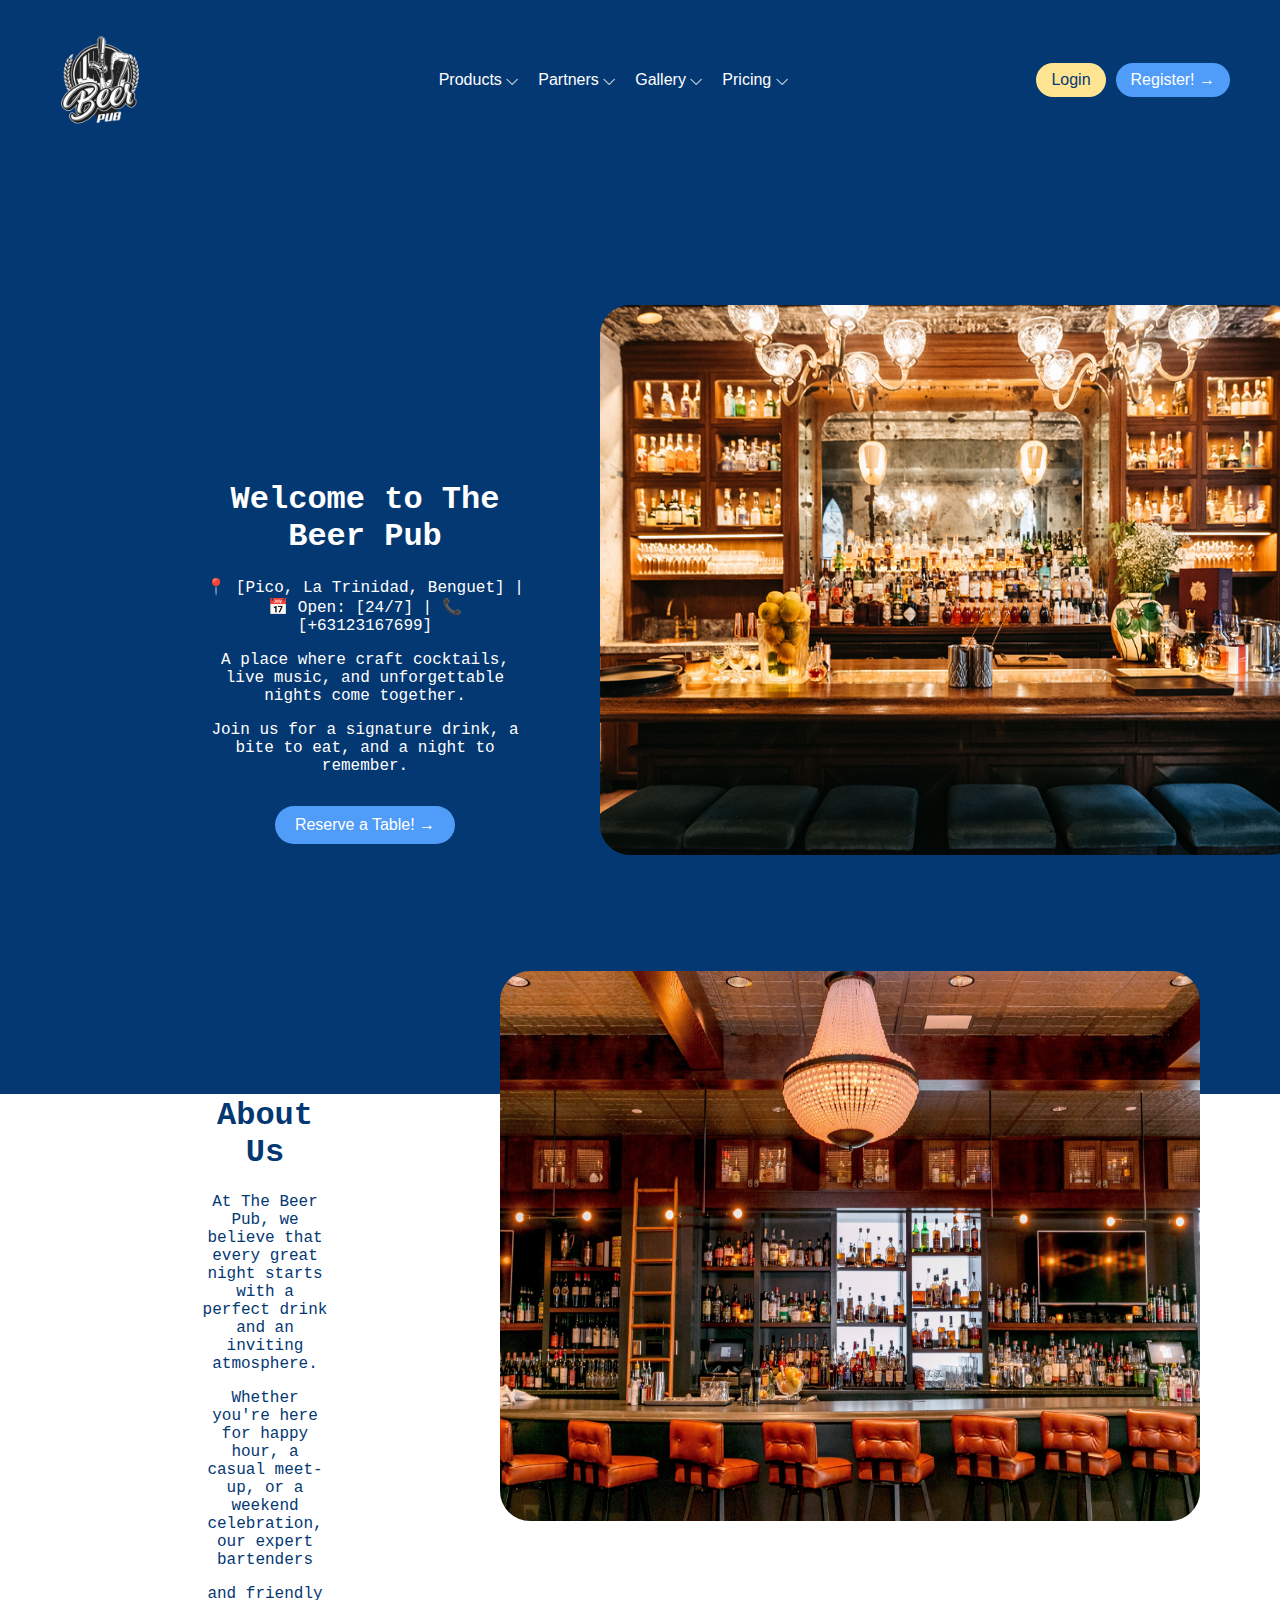
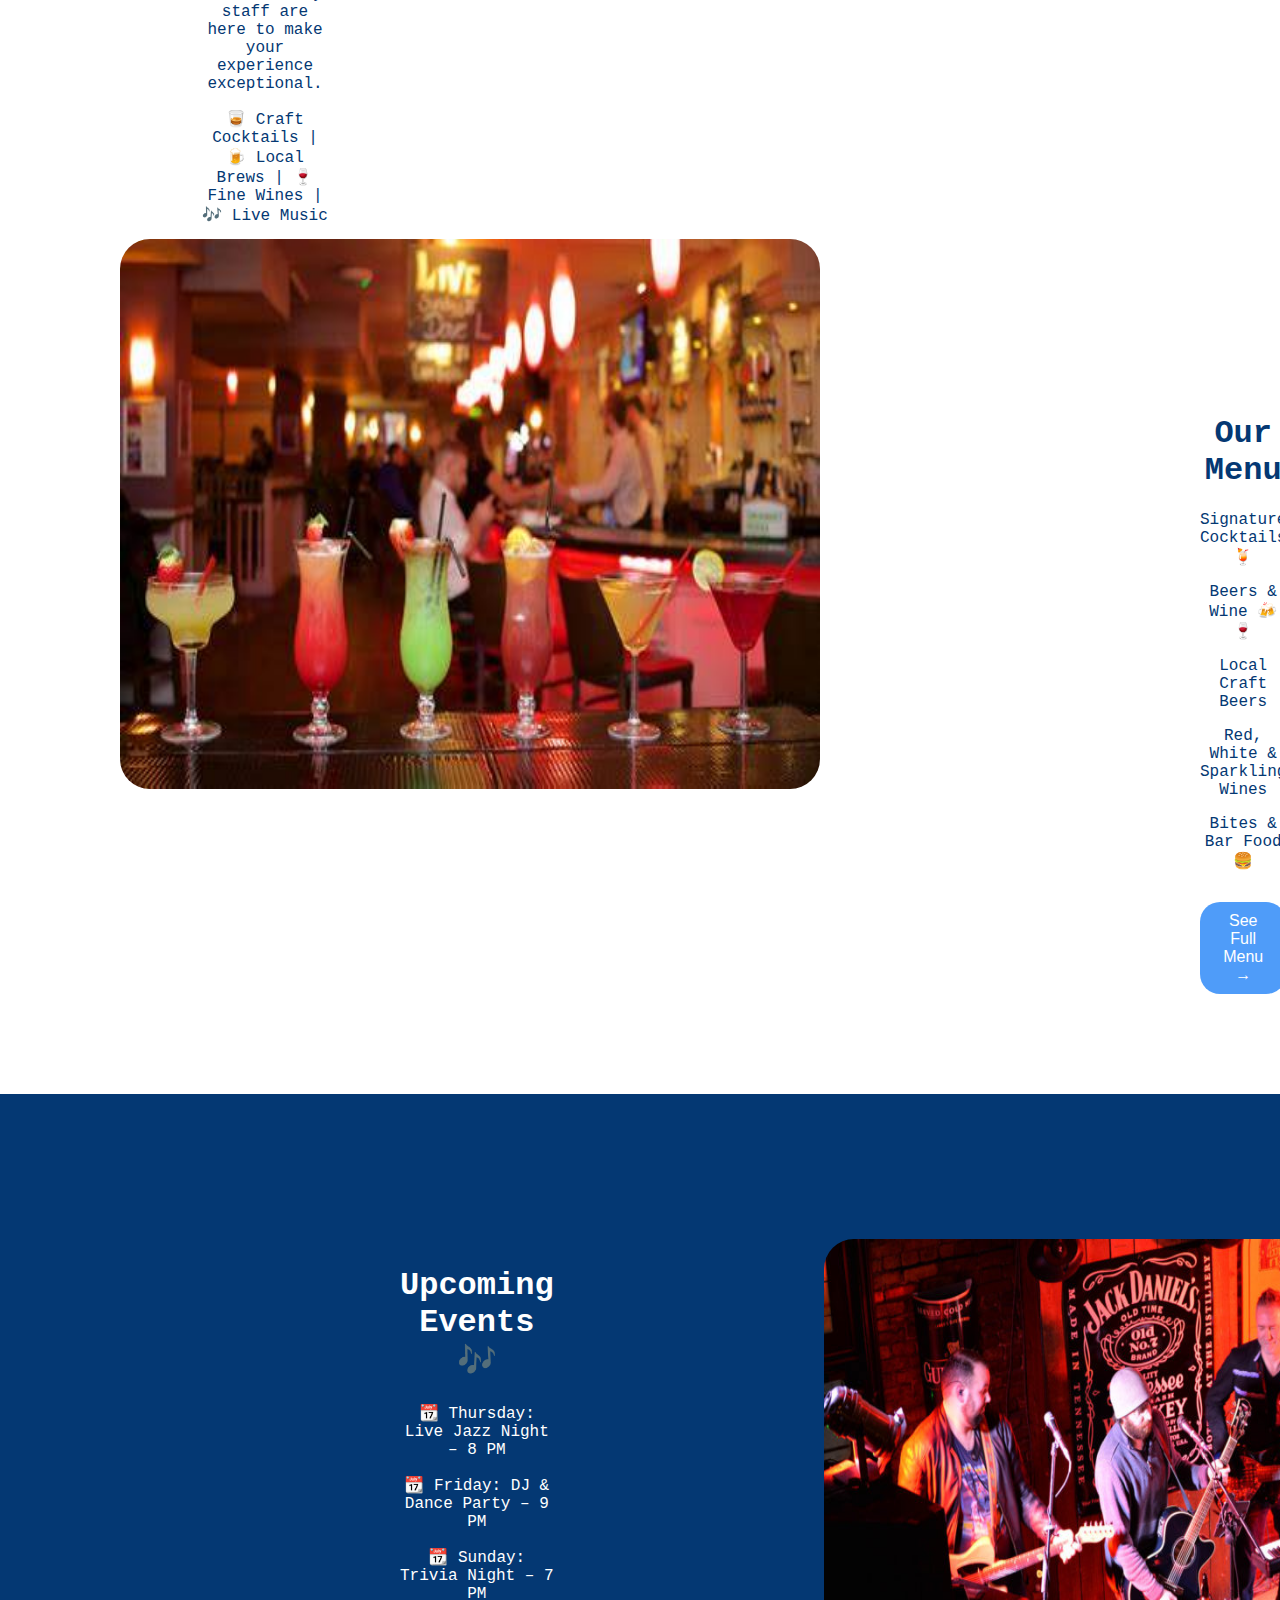
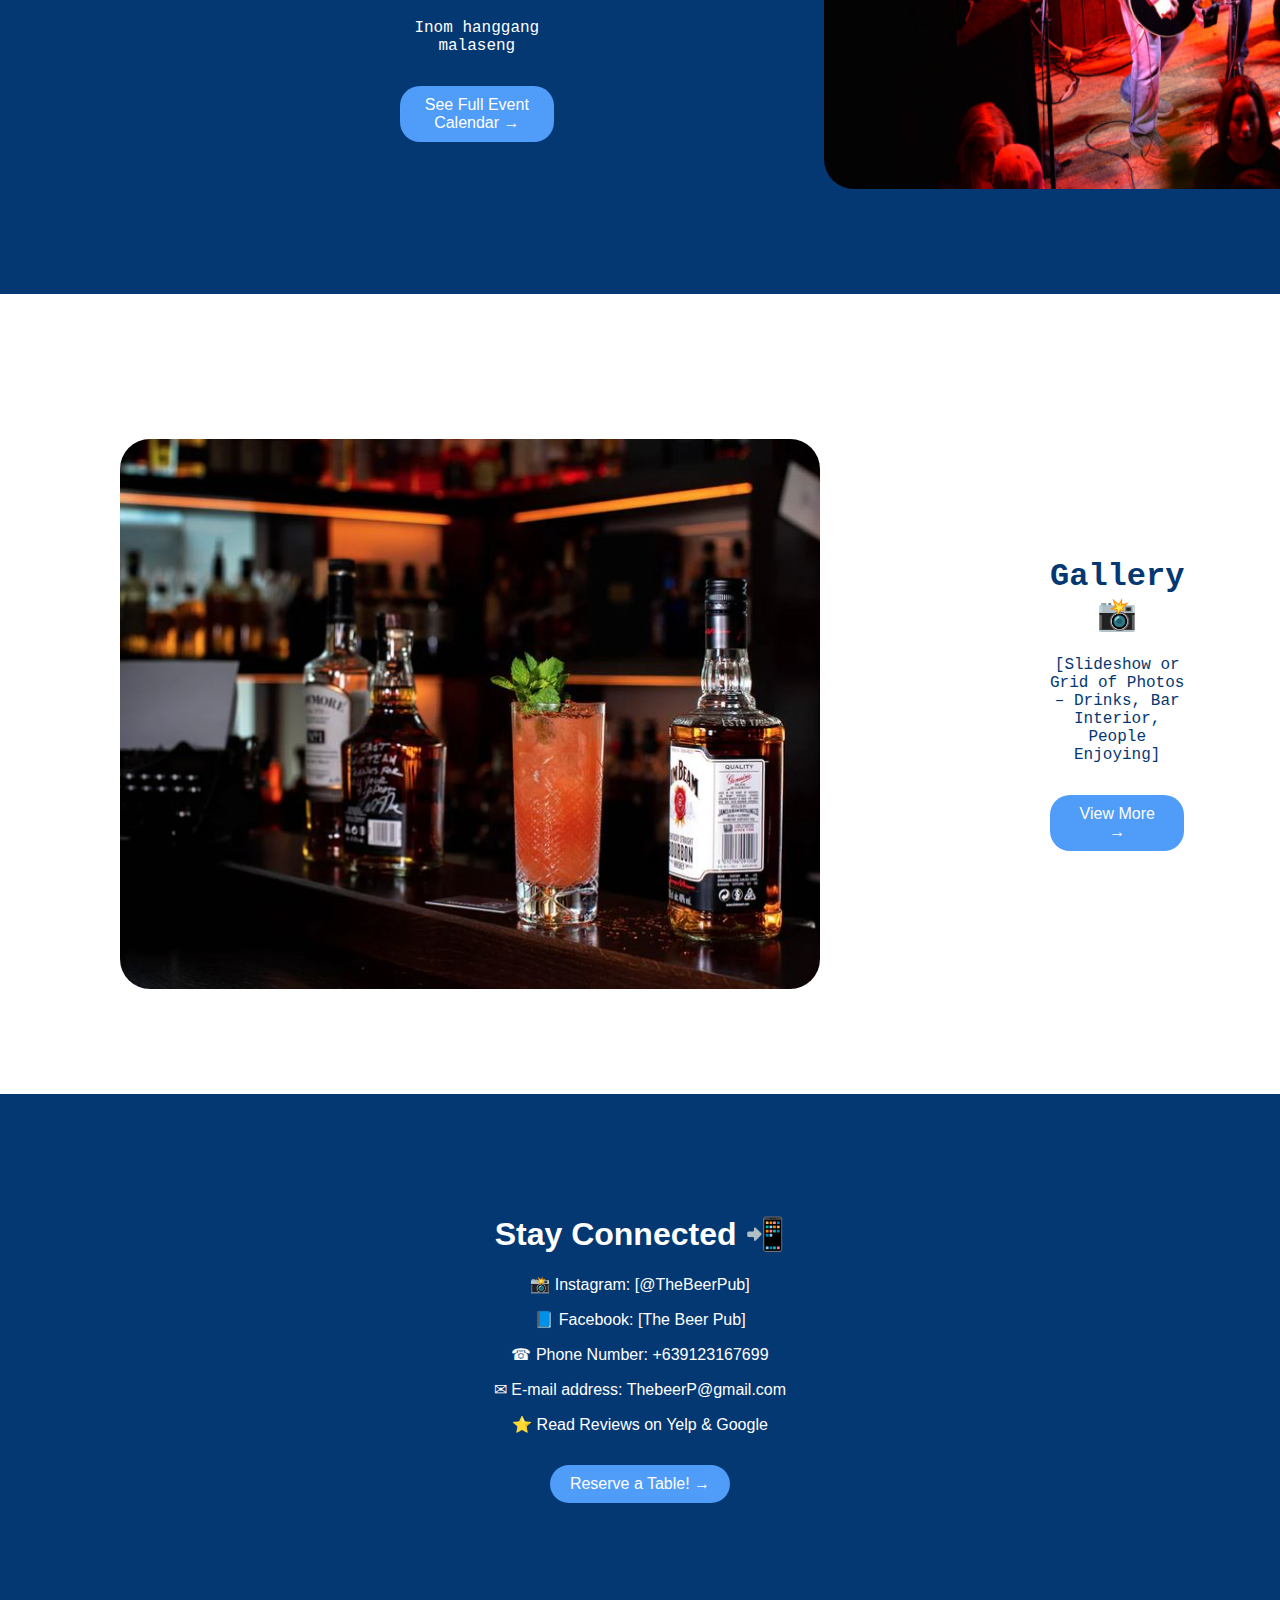
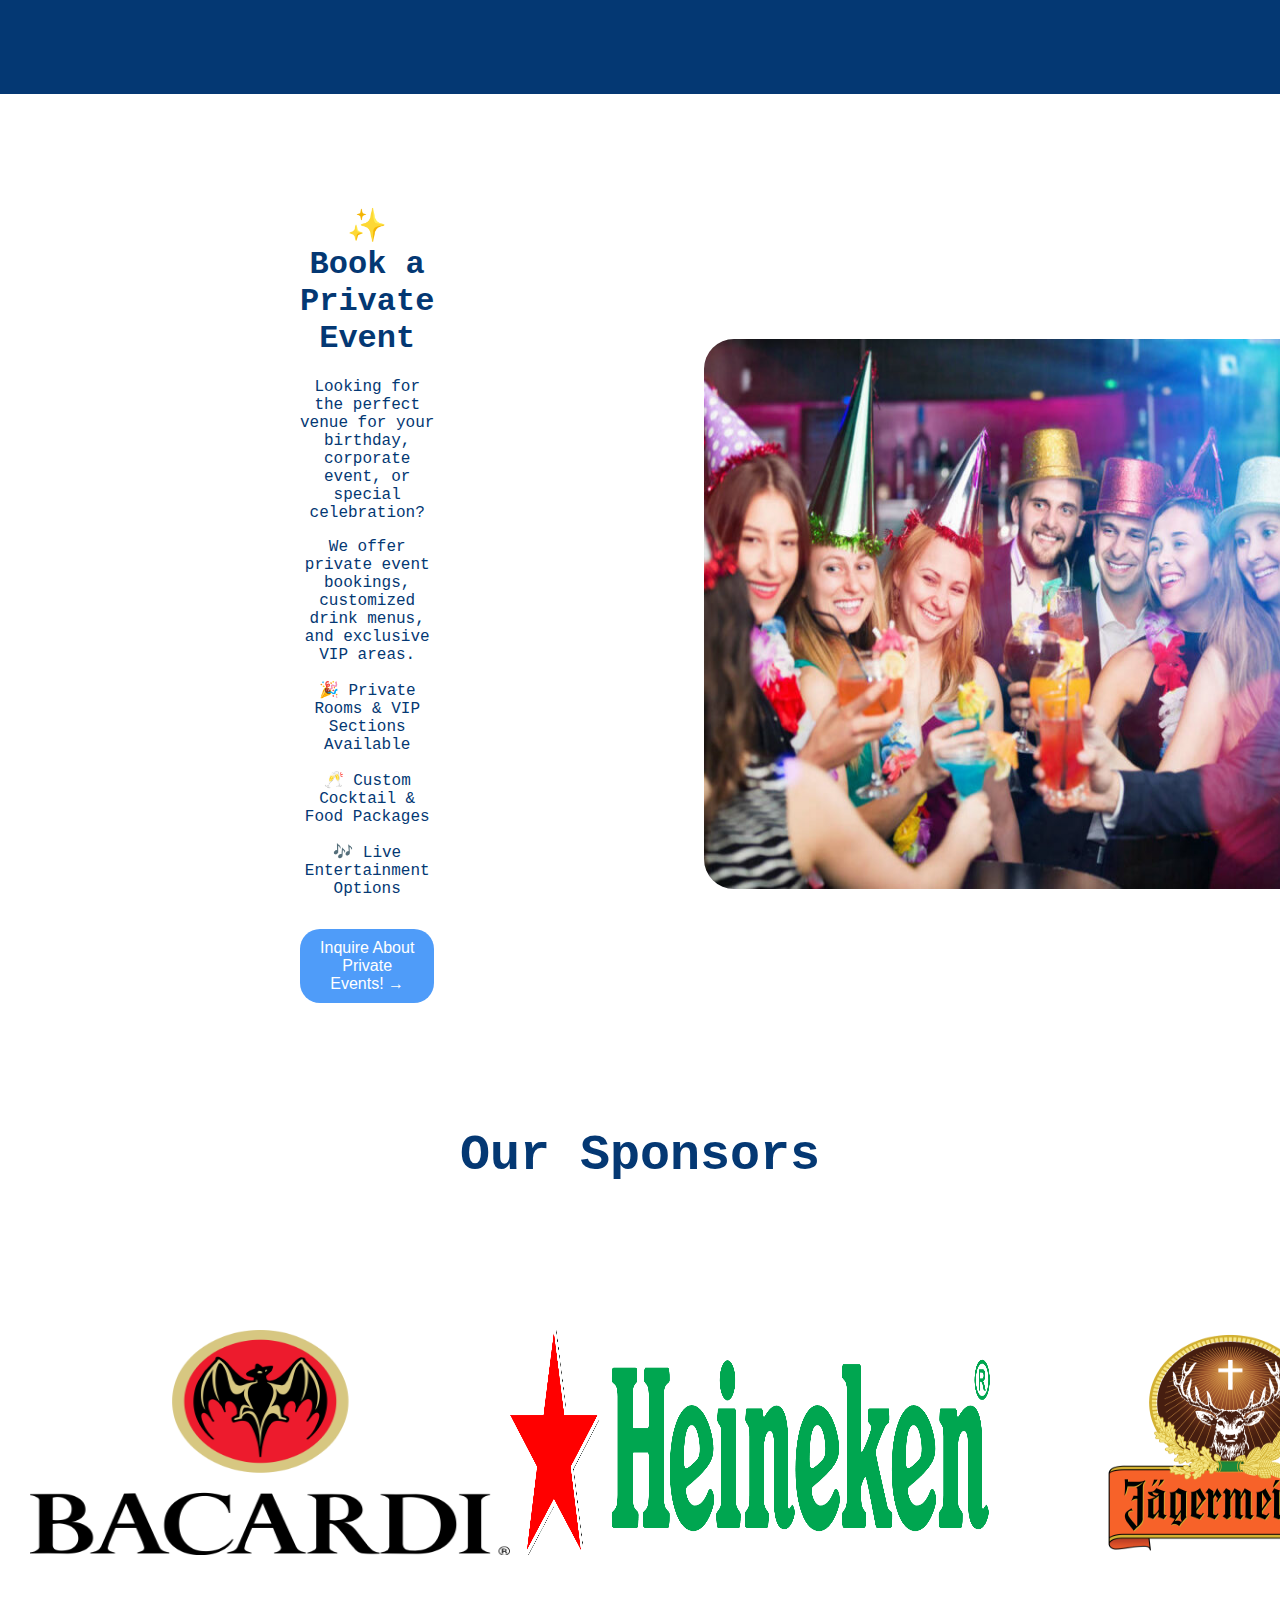
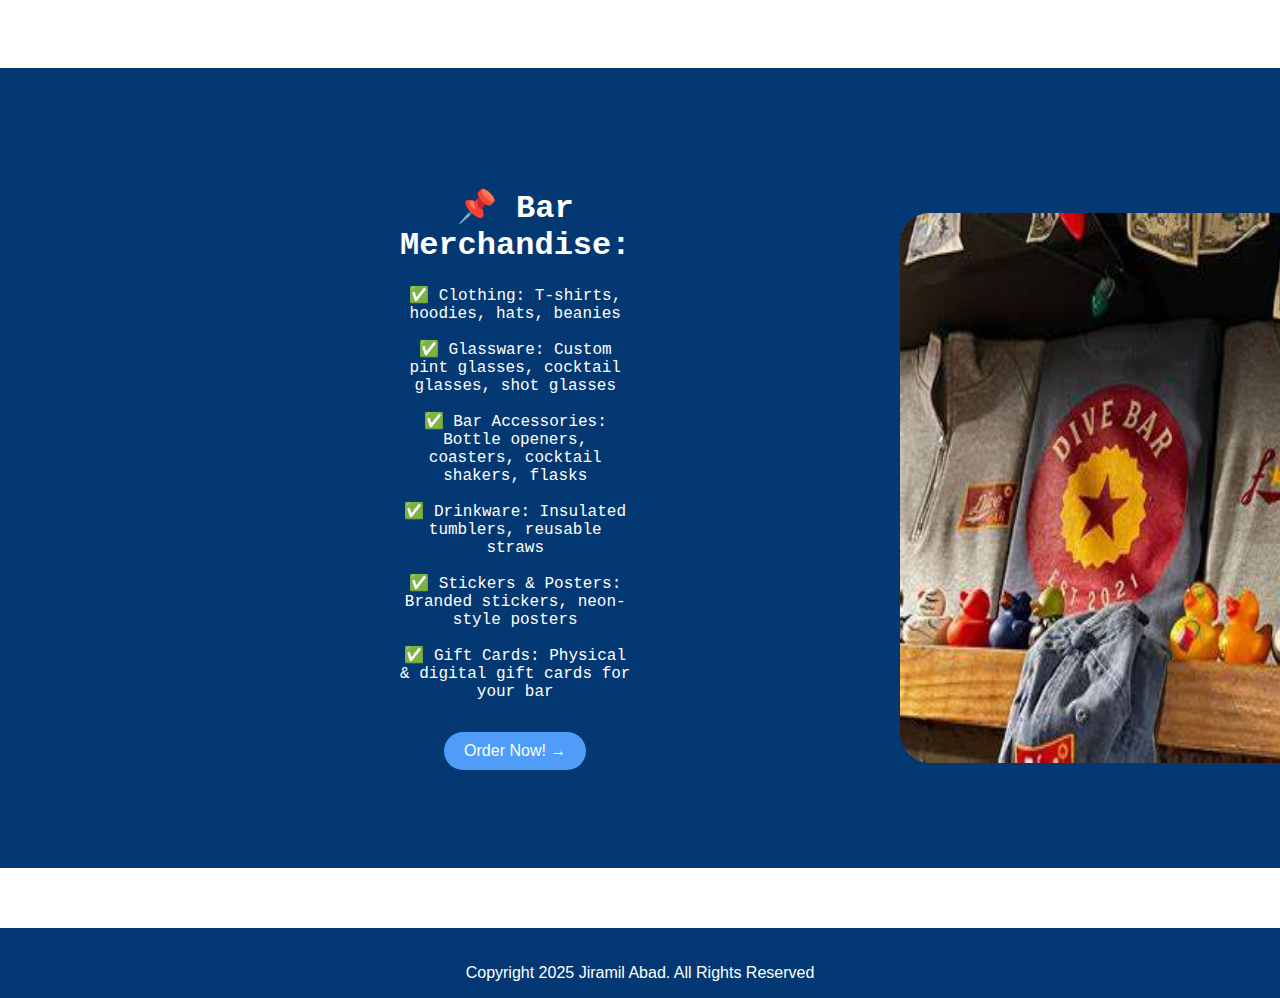
<file: Act2/index.html>
<!DOCTYPE html>
<html lang="en">
<head>
    <meta charset="UTF-8">
    <meta name="viewport" content="width=device-width, initial-scale=1.0">
    <title>The Beer Pub- Where Great Drinks & Good Times Meet</title>
    <link rel="stylesheet" href="assets/styles.css">
</head>
<body>
    <header class="navbar">
        <div class="logo"><div style="vertical-align: baseline; display: flex;"><img style="height: 100px; width: 100px;" src="assets/1.png"></div></div>
        <nav>
            <ul>
                <li>
                    <a href="#">Products ⌵</a>
                    <div class="dropdown">
                        <a href="#">Beer</a>
                        <a href="#">Wine</a>
                        <a href="#">Product 3</a>
                    </div>
                </li>
                <li>
                    <a href="#">Partners ⌵</a>
                    <div class="dropdown">
                        <a href="#">Uno1</a>
                        <a href="#">Dos2</a>
                    </div>
                </li>
                <li> 
                    <a href="#">Gallery ⌵</a>
                    <div class="dropdown">
                        <a href="#">Blogs</a>
                        <a href="#">Webinars</a>
                    </div>
                </li>
                <li><a href="#">Pricing ⌵</a>
                    <div class="dropdown">
                        <a href="#">Piso</a>
                        <a href="#">Dos</a>
                    </div></li>
            </ul>
        </nav>
        <div class="buttons">
            <button class="login">Login</button>
            <button class="order">Register! →</button>
        </div>
    </header>
    <div style="display: flex;">
    <section class="txt" style="margin: 250px; margin-left: 200px; margin-right: 50px; margin-top: 300px;">
        <h1>Welcome to The Beer Pub</h1>
        <p>📍 [Pico, La Trinidad, Benguet] | 📅 Open: [24/7] | 📞 [+63123167699]</p>
        <p> A place where craft cocktails, live music, and unforgettable nights come together.</p>
        <p> Join us for a signature drink, a bite to eat, and a night to remember.</p>
        <button class="try">Reserve a Table! →</button>
    </section>

    <div class="main-content">
        <div class="pict"><img style="padding: 20px; height: 100%; width: 100%; border-radius: 50px; box-shadow: 40px;" src="assets/2.jpg"></div>
    </div></div>
 
    <div class="snd">
        <div style="display: flex;">
            <section class="txt" style="margin: 250px; margin-left: 100px; margin-right: 150px;">
                <h1>About Us</h1>
                <p>At The Beer Pub, we believe that every great night starts with a perfect drink and an inviting atmosphere.</p> 
                <p>Whether you're here for happy hour, a casual meet-up, or a weekend celebration, our expert bartenders </p>
                <p>and friendly staff are here to make your experience exceptional. </p>                 
                <p>🥃 Craft Cocktails | 🍺 Local Brews | 🍷 Fine Wines | 🎶 Live Music</p>
                <button class="try">Read More! →</button>  
            </section>           
            <div class="main-content">
                <div class="pict"><img style="padding: 20px; height: 100%; width: 100%; border-radius: 50px; box-shadow: 40px;" src="assets/3.jpg"></div>
            </div>
        </div> 
    </div>
    <div class="tnd">
        <div style="display: flex;">
        <div class="main-content">
            <div class="pict"><img style="padding: 20px; height: 100%; width: 100%; border-radius: 50px; box-shadow: 40px;" src="assets/4.jfif"></div>
        </div>
            <section class="txt" style="margin: 300px; margin-left: 400px;">
                <h1>Our Menu</h1>                                                            
                <p>Signature Cocktails 🍹</p> 
                <p>Beers & Wine 🍻🍷</p>
                <p>Local Craft Beers</p>                 
                <p>Red, White & Sparkling Wines</p>
                <p>Bites & Bar Food 🍔 </p> 
                <button class="try">See Full Menu →</button>        
            </section>
        </div> 
    </div>
    <div class="fnd" style="display: flex;">
        <section class="txt" style="margin: 250px; margin-left: 300px;">
            <h1>Upcoming Events 🎶</h1>
            <p>📆 Thursday: Live Jazz Night – 8 PM</p>
            <p>📆 Friday: DJ & Dance Party – 9 PM</p>
            <p>📆 Sunday: Trivia Night – 7 PM</p>
            <p>Inom hanggang malaseng</p>
            <button class="try">See Full Event Calendar →</button>
        </section>

        <div class="main-content">
            <div class="pict"><img style="padding: 20px; height: 100%; width: 100%; border-radius: 50px; box-shadow: 40px;" src="assets/7.jpg"></div>
        </div>
    </div>
    <div class="ffth" style="display: flex;">
        <div class="main-content">
            <div class="pict"><img style="padding: 20px; height: 100%; width: 100%; border-radius: 50px; box-shadow: 40px;" src="assets/6.jpg"></div>
        </div>
        <section class="txt" style="margin: 250px; margin-right: 300px;">
            <h1>Gallery 📸</h1>
            <p>[Slideshow or Grid of Photos – Drinks, Bar Interior, People Enjoying]</p>
            <button class="try">View More →</button>
        </section>

        
    </div>
    <div class="fft">
        <section style="text-align: center;">
            <h1>Stay Connected 📲</h1>
            <p>📸 Instagram: [@TheBeerPub]</p>
            <p>📘 Facebook: [The Beer Pub]</p>
            <p>☎ Phone Number: +639123167699</p>
            <p>✉ E-mail address: ThebeerP@gmail.com</p>
            <p>⭐ Read Reviews on Yelp & Google</p>
            <button class="try">Reserve a Table! →</button>
        </section>
    </div>
    <div class="sxt" style="display: flex;">
        <section class="txt" style="margin: 250px; margin-left: 200px;">
            <h1>✨ Book a Private Event</h1>
            <p>Looking for the perfect venue for your birthday, corporate event, or special celebration?</p>    
            <p>We offer private event bookings, customized drink menus, and exclusive VIP areas.</p>             
            <p>🎉 Private Rooms & VIP Sections Available</p>    
            <p>🥂 Custom Cocktail & Food Packages</p>    
            <p>🎶 Live Entertainment Options</p>    
            <button class="try">Inquire About Private Events! →</button>
        </section>

        <div class="main-content">
            <div class="pict" style="margin-right: 150px;"><img style="padding: 20px; height: 100%; width: 100%; border-radius: 50px; box-shadow: 40px;" src="assets/8.jpg"></div>
        </div>      
    </div>
    <div class="spo">
        <section style="text-align: center;">
            <h1 style="font-family: 'Courier New', Courier, monospace; font-size: 50px;">Our Sponsors</h1>
        </section>
    </div>
    <div class="svt">
        <img style="height: 50%; width: 25%;" class="log" src="10.png">
        <img style="height: 50%; width: 25%;" class="log" src="11.png">
        <img style="height: 50%; width: 25%;" class="log" src="12.png">
        <img style="height: 50%; width: 20%;" class="log" src="13.png">
    </div>
    <div class="eit" style="display: flex;">
        <section class="txt" style="margin: 250px; margin-left: 300px;">
            <h1>📌 Bar Merchandise:</h1>
            <p>✅ Clothing: T-shirts, hoodies, hats, beanies</p>
            <p>✅ Glassware: Custom pint glasses, cocktail glasses, shot glasses</p>
            <p>✅ Bar Accessories: Bottle openers, coasters, cocktail shakers, flasks</p>
            <p>✅ Drinkware: Insulated tumblers, reusable straws</p> 
            <p>✅ Stickers & Posters: Branded stickers, neon-style posters</p> 
            <p>✅ Gift Cards: Physical & digital gift cards for your bar</p> 
            <button class="try">Order Now! →</button>
        </section>

        <div class="main-content">
            <div class="pict"><img style="padding: 20px; height: 100%; width: 100%; border-radius: 50px; box-shadow: 40px;" src="assets/9.jfif"></div>
        </div>      
    </div>
    <div class="nin" style="display: flex;">
        None
    </div>
    <div class="tin" style="display: flex;">
        <p>Copyright 2025 Jiramil Abad. All Rights Reserved</p>
    </div>
</body>
</html>
</file>
<file: Act2/assets/styles.css>
body {
    font-family: Arial, sans-serif;
    margin: 0;
    padding: 0;
    background-color: #043873;
    color: white;
}
.dropdown {
    display: none;
    position: absolute;
    background-color: #1A3A6F;
    min-width: 150px;
    box-shadow: 0px 8px 16px rgba(0,0,0,0.2);
    z-index: 1;
}
.dropdown a {
    color: white;
    padding: 10px;
    display: block;
    text-decoration: none;
}
nav ul li:hover .dropdown {
    display: block;
}
.navbar {
    display: flex;
    justify-content: space-between;
    align-items: center;
    padding: 30px 50px;
    background-color: #043873;
}

.logo {
    font-size: 30px;
    font-weight: bold;
}

nav ul {
    list-style: none;
    display: flex;
    gap: 20px;
}

nav ul li a {
    color: white;
    text-decoration: none;
}

.buttons {
    display: flex;
    gap: 10px;  
}

.login {
    background-color: #ffe492;
    border: none;
    padding: 8px 15px;
    cursor: pointer;
    font-size: 16px;
    border-radius: 20px;
    color: #043873;
}

.order {
    background-color: #4f9cf9;
    color: white;
    border: none;
    padding: 8px 15px;
    cursor: pointer;
    font-size: 16px;
    border-radius: 20px;
}

.txt {
    text-align: center;
    margin: 50px 0;
    font-family: 'Courier New', Courier, monospace; 
}

.try {
    color: white;
    background-color: #4f9cf9;
    border: none;
    padding: 10px 20px;
    cursor: pointer;
    margin-top: 15px;
    font-size: 16px;
    border-radius: 20px;
}

.main-content {
    display: flex;
    justify-content: center;
    align-items: center;
    height: 800px;
}

.pict {
    width: 700px;
    height: 550px;
    align-items: center;

}

.user-tag {
    position: absolute;
    right: 50px;
    bottom: 50px;
    background-color: green;
    color: white;
    padding: 5px 10px;
    border-radius: 5px;
}
.snd {
    color: #043873;
    display: flex;
    align-items: center;
    background-color: white;
    height: 600px;
    padding: 100px 100px;
}
.tnd {
    color: #043873;
    display: flex;
    align-items: center;
    background-color: white;
    height: 600px;
    padding: 100px 100px;
}
.fnd {
    color: white;
    display: flex;
    align-items: center;
    background-color: #043873;
    height: 600px;
    padding: 100px 100px;
}

.ffth {
    color: #043873;
    display: flex;
    align-items: center;
    background-color: white;
    height: 600px;
    padding: 100px 100px;
}
.fft {
    color: white;
    display: flex;
    flex-direction: column;
    background-color: #043873;
    height: 400px;
    padding: 100px 100px;
}
.sxt {
    color: #043873;
    display: flex;
    align-items: center;
    background-color: white;
    height: 800px;
    padding: 100px 100px;
}
.spo {
    display: flex;
    flex-direction: column;
    background-color: white;
    color: #043873;
}
.svt {
    padding-left: 30px;
    height: 450px;
    width: 1920px;
    display: flex;
    flex-direction: row;
    flex-wrap: wrap;
    background-color: white;
}
.log {
    display: flex;
    align-self: center;
}
.eit {
    color: white;
    display: flex;
    align-items: center;
    background-color: #043873;
    height: 600px;
    padding: 100px 100px;
}
.nin {
    padding: 20px;
    height: 20px;
    background-color: white;
    color: white;
}
.tin {
    margin-bottom: 10px;
    padding: 20px;
    height: 20px;
    background-color: #043874;
    color: white;
    text-align: center;
    flex-direction: column;
}
</file>
